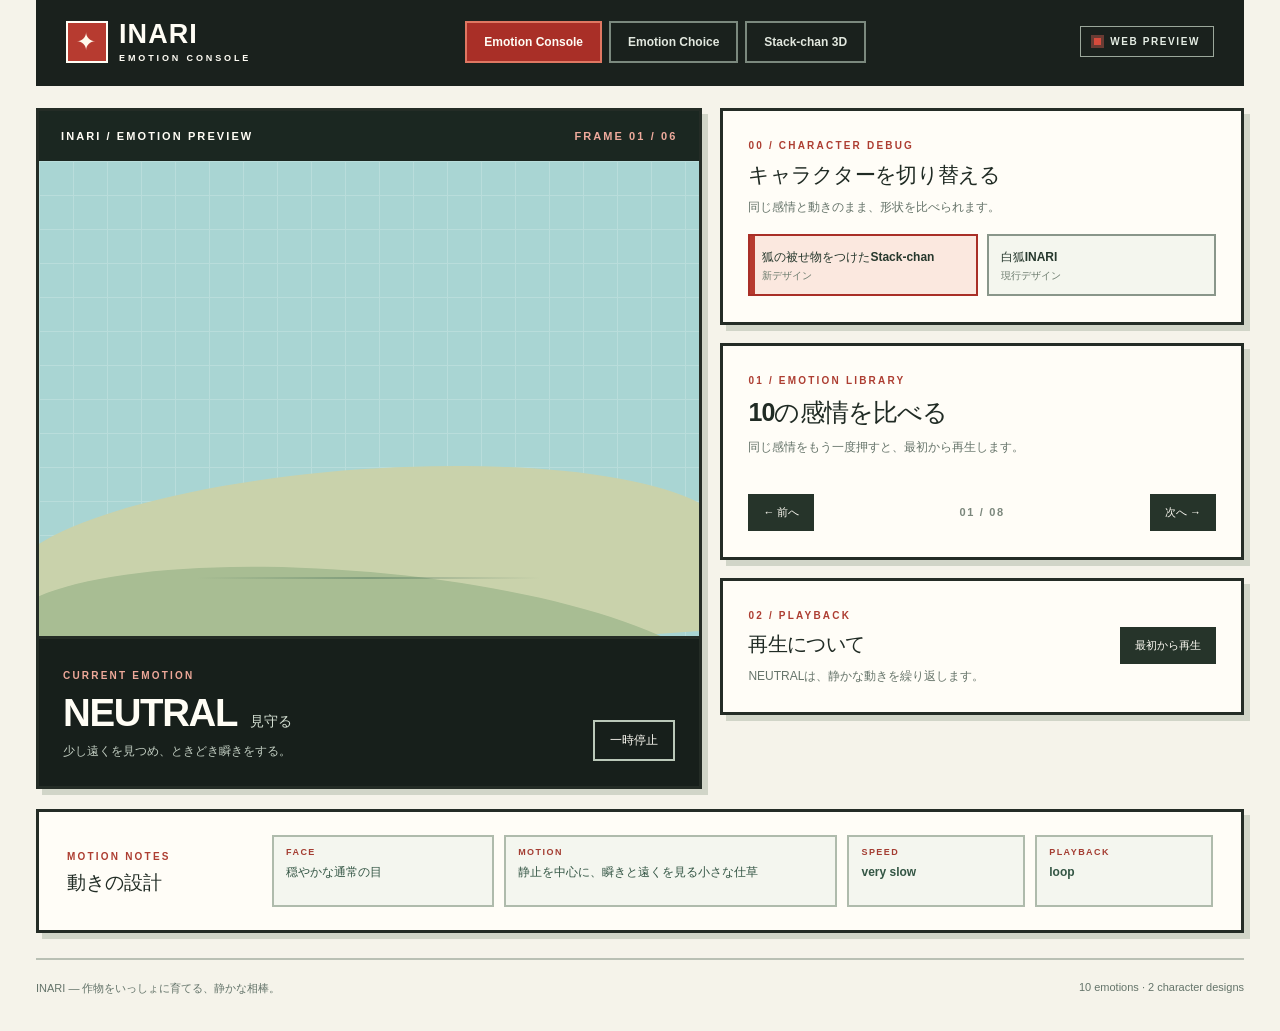
<file: index.html>
<!doctype html><html lang="ja"><meta charset="utf-8"><meta http-equiv="refresh" content="0; url=./emotion-console/"><title>INARI Emotion Console</title><a href="./emotion-console/">INARI Emotion Console</a></html>
</file>
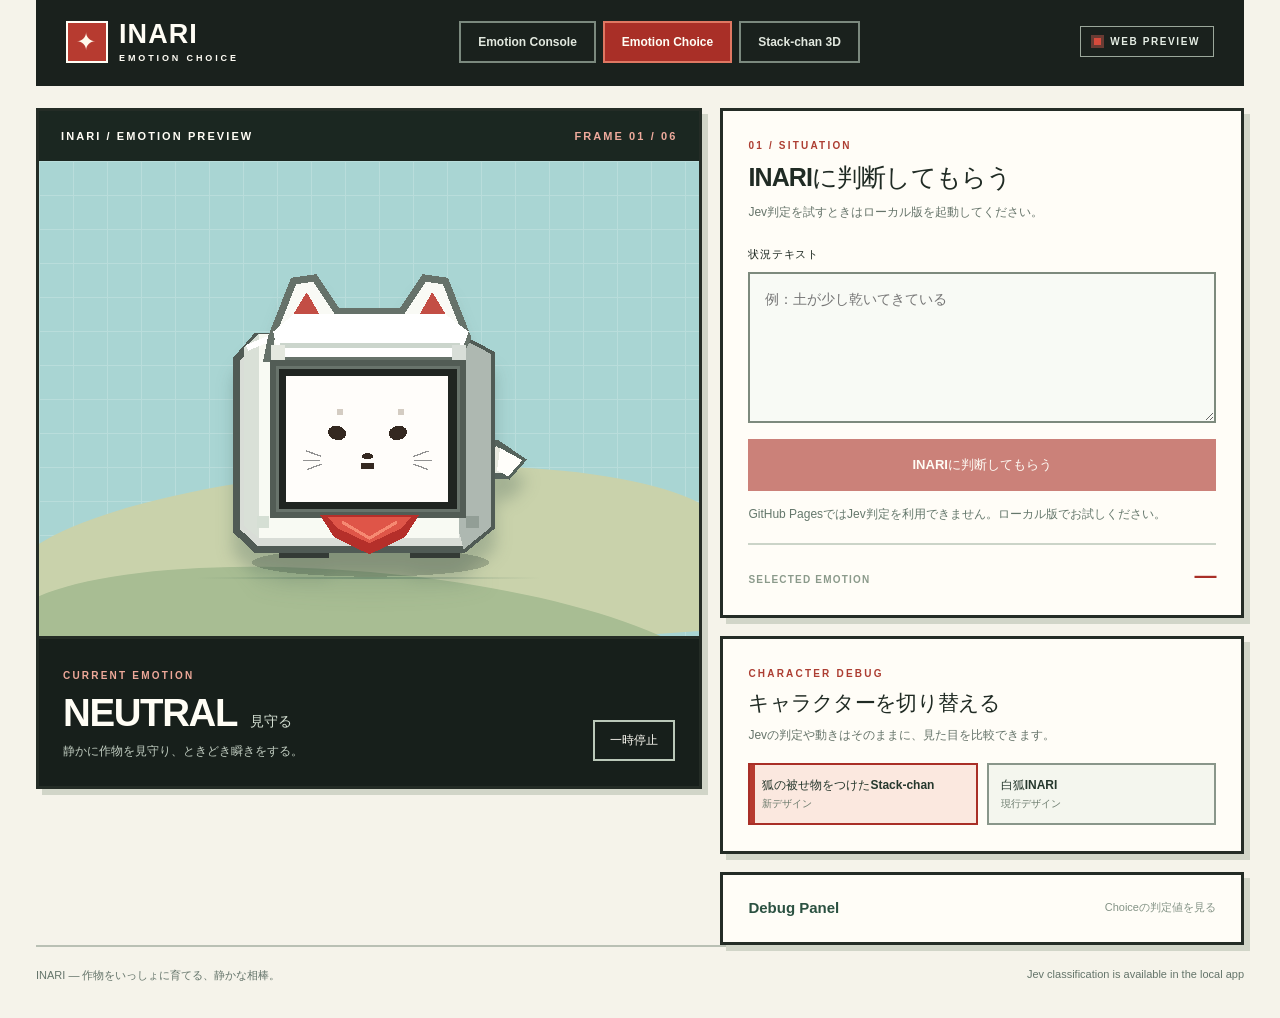
<file: emotion-choice/index.html>
<!doctype html>
<html lang="ja">
  <head>
    <meta charset="UTF-8" />
    <meta name="viewport" content="width=device-width, initial-scale=1" />
    <meta name="theme-color" content="#153c32" />
    <meta name="description" content="状況テキストからJevがINARIの感情を選ぶローカル検証画面。" />
    <title>INARI Emotion Choice</title>
    <link rel="stylesheet" href="../styles.css?v=11" />
    <script type="module" src="../src/choiceApp.js?v=18"></script>
  </head>
  <body>
    <div class="page-shell">
      <header class="site-header">
        <div class="brand-lockup" aria-label="INARI Emotion Choice">
          <span class="brand-mark" aria-hidden="true">✦</span>
          <span>INARI <small>EMOTION CHOICE</small></span>
        </div>
        <nav class="mode-nav" aria-label="表示モード">
          <a href="../emotion-console/">Emotion Console</a>
          <a href="../emotion-choice/" aria-current="page">Emotion Choice</a>
          <a href="../stackchan-preview/">Stack-chan 3D</a>
        </nav>
        <span class="local-badge"><span class="live-dot" aria-hidden="true"></span> WEB PREVIEW</span>
      </header>

      <main>
        <h1 class="sr-only">INARI Emotion Choice</h1>

        <div class="demo-grid">
          <section class="stage-card" aria-labelledby="stage-title">
            <div class="stage-topline">
              <span id="stage-title">INARI / EMOTION PREVIEW</span>
              <span class="stage-count" id="frameCount">FRAME 01 / 06</span>
            </div>
            <div class="stage-scene">
              <div class="horizon horizon-back" aria-hidden="true"></div>
              <div class="horizon horizon-front" aria-hidden="true"></div>
              <div class="sprite-anchor">
                <div id="sprite" class="sprite" role="img" aria-label="INARIが見守っています">
                  <div class="sprite-body" aria-hidden="true"></div>
                </div>
              </div>
              <span class="ground-line" aria-hidden="true"></span>
            </div>
            <div class="stage-info">
              <div>
                <p class="stage-label">CURRENT EMOTION</p>
                <h2><span id="emotionName">NEUTRAL</span><span id="emotionNameJa" class="emotion-ja">見守る</span></h2>
                <p id="emotionDescription" class="emotion-description">静かに作物を見守る。</p>
              </div>
              <button id="motionToggle" class="motion-toggle" type="button" aria-pressed="false">一時停止</button>
            </div>
          </section>

          <div class="control-column">
            <section class="control-card choice-card" aria-labelledby="choice-title">
              <div class="section-heading">
                <span class="section-index">01 / SITUATION</span>
                <h2 id="choice-title">INARIに判断してもらう</h2>
                <p>Jev判定を試すときはローカル版を起動してください。</p>
              </div>
              <form id="choiceForm" class="choice-form">
                <label for="situationInput">状況テキスト</label>
                <textarea id="situationInput" disabled name="situation" rows="5" maxlength="2000" placeholder="例：土が少し乾いてきている" required></textarea>
                <button id="choiceSubmit" disabled type="submit">INARIに判断してもらう</button>
              </form>
              <p id="choiceStatus" class="choice-status" role="status" aria-live="polite">GitHub PagesではJev判定を利用できません。ローカル版でお試しください。</p>
              <div class="choice-result" aria-live="polite">
                <span>SELECTED EMOTION</span>
                <strong id="selectedEmotion">—</strong>
              </div>
            </section>

            <section class="control-card character-card" aria-labelledby="character-title">
              <div class="section-heading">
                <span class="section-index">CHARACTER DEBUG</span>
                <h2 id="character-title">キャラクターを切り替える</h2>
                <p>Jevの判定や動きはそのままに、見た目を比較できます。</p>
              </div>
              <fieldset class="character-switch" aria-label="INARIのデザインを選択">
                <legend class="sr-only">INARIのデザイン</legend>
                <label><input type="radio" name="characterStyle" value="stackchan" checked /><span>狐の被せ物をつけたStack-chan <small>新デザイン</small></span></label>
                <label><input type="radio" name="characterStyle" value="original" /><span>白狐INARI <small>現行デザイン</small></span></label>
              </fieldset>
            </section>

            <details class="control-card debug-panel" id="debugPanel">
              <summary>Debug Panel <span>Choiceの判定値を見る</span></summary>
              <dl class="debug-metrics">
                <div><dt>Selected Emotion</dt><dd id="debugEmotion">—</dd></div>
                <div><dt>Confidence</dt><dd id="debugConfidence">—</dd></div>
              </dl>
              <table class="probability-table">
                <caption>各emotionのprobability</caption>
                <thead><tr><th scope="col">Emotion</th><th scope="col">Probability</th></tr></thead>
                <tbody id="probabilityRows"></tbody>
              </table>
            </details>
          </div>
        </div>
      </main>

      <footer class="site-footer">
        <span>INARI — 作物をいっしょに育てる、静かな相棒。</span>
        <span>Jev classification is available in the local app</span>
      </footer>
    </div>
  </body>
</html>
</file>
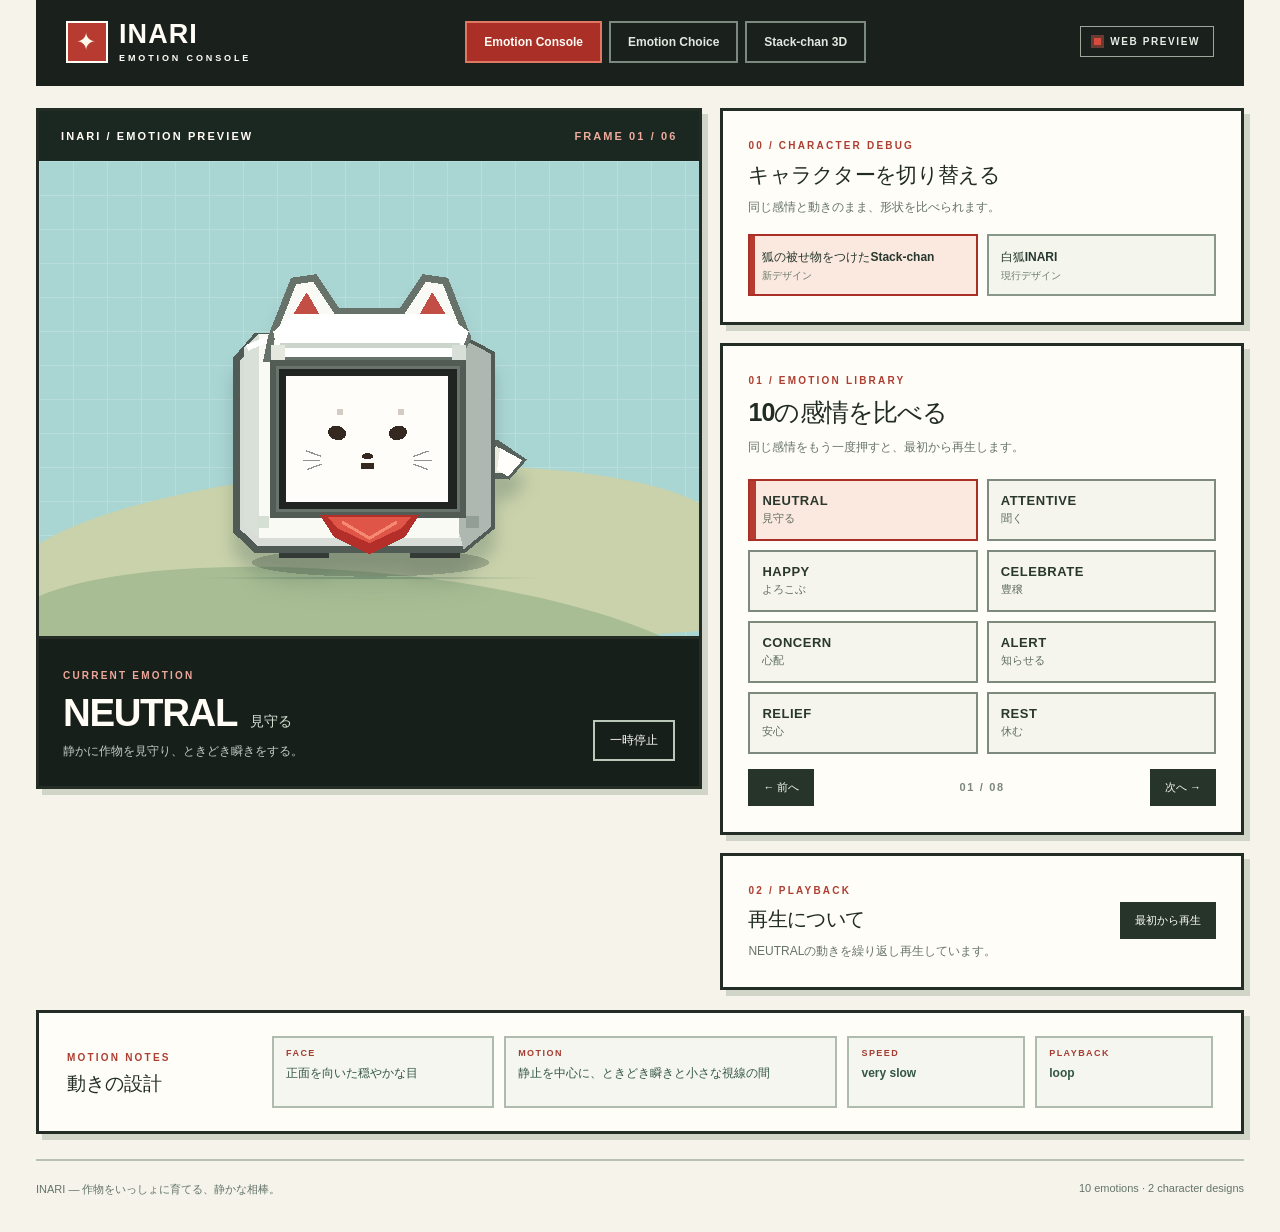
<file: emotion-console/index.html>
<!doctype html>
<html lang="ja">
  <head>
    <meta charset="UTF-8" />
    <meta name="viewport" content="width=device-width, initial-scale=1" />
    <meta name="theme-color" content="#153c32" />
    <meta name="description" content="INARIの感情と動きを、Stack-chan版と現行の白狐版で比較するデモ。" />
    <title>INARI Emotion Console</title>
    <link rel="stylesheet" href="../styles.css?v=11" />
    <script type="module" src="../src/app.js?v=18"></script>
  </head>
  <body>
    <div class="page-shell">
      <header class="site-header">
        <div class="brand-lockup" aria-label="INARI Emotion Console">
          <span class="brand-mark" aria-hidden="true">✦</span>
          <span>INARI <small>EMOTION CONSOLE</small></span>
        </div>
        <nav class="mode-nav" aria-label="表示モード">
          <a href="../emotion-console/" aria-current="page">Emotion Console</a>
          <a href="../emotion-choice/">Emotion Choice</a>
          <a href="../stackchan-preview/">Stack-chan 3D</a>
        </nav>
        <span class="local-badge"><span class="live-dot" aria-hidden="true"></span> WEB PREVIEW</span>
      </header>

      <main>
        <h1 class="sr-only">INARI Emotion Console</h1>

        <div class="demo-grid">
          <section class="stage-card" aria-labelledby="stage-title">
            <div class="stage-topline">
              <span id="stage-title">INARI / EMOTION PREVIEW</span>
              <span class="stage-count" id="frameCount">FRAME 01 / 06</span>
            </div>
            <div class="stage-scene">
              <div class="horizon horizon-back" aria-hidden="true"></div>
              <div class="horizon horizon-front" aria-hidden="true"></div>
              <div class="sprite-anchor">
                <div id="sprite" class="sprite" role="img" aria-label="INARIが見守っています">
                  <div class="sprite-body" aria-hidden="true"></div>

                </div>
              </div>
              <span class="ground-line" aria-hidden="true"></span>
            </div>
            <div class="stage-info">
              <div>
                <p class="stage-label">CURRENT EMOTION</p>
                <h2><span id="emotionName">NEUTRAL</span><span id="emotionNameJa" class="emotion-ja">見守る</span></h2>
                <p id="emotionDescription" class="emotion-description">少し遠くを見つめ、ときどき瞬きをする。</p>
              </div>
              <button id="motionToggle" class="motion-toggle" type="button" aria-pressed="false">一時停止</button>
            </div>
          </section>

          <div class="control-column">
            <section class="control-card character-card" aria-labelledby="character-title">
              <div class="section-heading">
                <span class="section-index">00 / CHARACTER DEBUG</span>
                <h2 id="character-title">キャラクターを切り替える</h2>
                <p>同じ感情と動きのまま、形状を比べられます。</p>
              </div>
              <fieldset class="character-switch" aria-label="INARIのデザインを選択">
                <legend class="sr-only">INARIのデザイン</legend>
                <label><input type="radio" name="characterStyle" value="stackchan" checked /><span>狐の被せ物をつけたStack-chan <small>新デザイン</small></span></label>
                <label><input type="radio" name="characterStyle" value="original" /><span>白狐INARI <small>現行デザイン</small></span></label>
              </fieldset>
            </section>

            <section class="control-card emotion-controls" aria-labelledby="direct-title">
              <div class="section-heading">
                <span class="section-index">01 / EMOTION LIBRARY</span>
                <h2 id="direct-title">10の感情を比べる</h2>
                <p>同じ感情をもう一度押すと、最初から再生します。</p>
              </div>
              <div id="directButtons" class="direct-buttons" role="group" aria-label="8種類の感情を選択"></div>
              <div class="sequence-controls">
                <button id="previousEmotion" type="button" class="sequence-button">← 前へ</button>
                <span id="sequencePosition" aria-live="polite">01 / 08</span>
                <button id="nextEmotion" type="button" class="sequence-button">次へ →</button>
              </div>
            </section>

            <section class="control-card playback-card" aria-labelledby="playback-title">
              <div class="section-heading">
                <span class="section-index">02 / PLAYBACK</span>
                <h2 id="playback-title">再生について</h2>
                <p id="playbackGuide">NEUTRALは、静かな動きを繰り返します。</p>
              </div>
              <button id="replayEmotion" type="button" class="replay-button">最初から再生</button>
            </section>
          </div>
        </div>

        <section class="decision-strip" aria-labelledby="decision-title">
          <div>
            <span class="section-index">MOTION NOTES</span>
            <h2 id="decision-title">動きの設計</h2>
          </div>
          <dl class="motion-specs" aria-live="polite">
            <div><dt>FACE</dt><dd id="specFace">穏やかな通常の目</dd></div>
            <div><dt>MOTION</dt><dd id="specMotion">静止を中心に、瞬きと遠くを見る小さな仕草</dd></div>
            <div><dt>SPEED</dt><dd id="specSpeed">very slow</dd></div>
            <div><dt>PLAYBACK</dt><dd id="specPlayback">loop</dd></div>
          </dl>
        </section>
      </main>

      <footer class="site-footer">
        <span>INARI — 作物をいっしょに育てる、静かな相棒。</span>
        <span>10 emotions · 2 character designs</span>
      </footer>
    </div>
  </body>
</html>
</file>
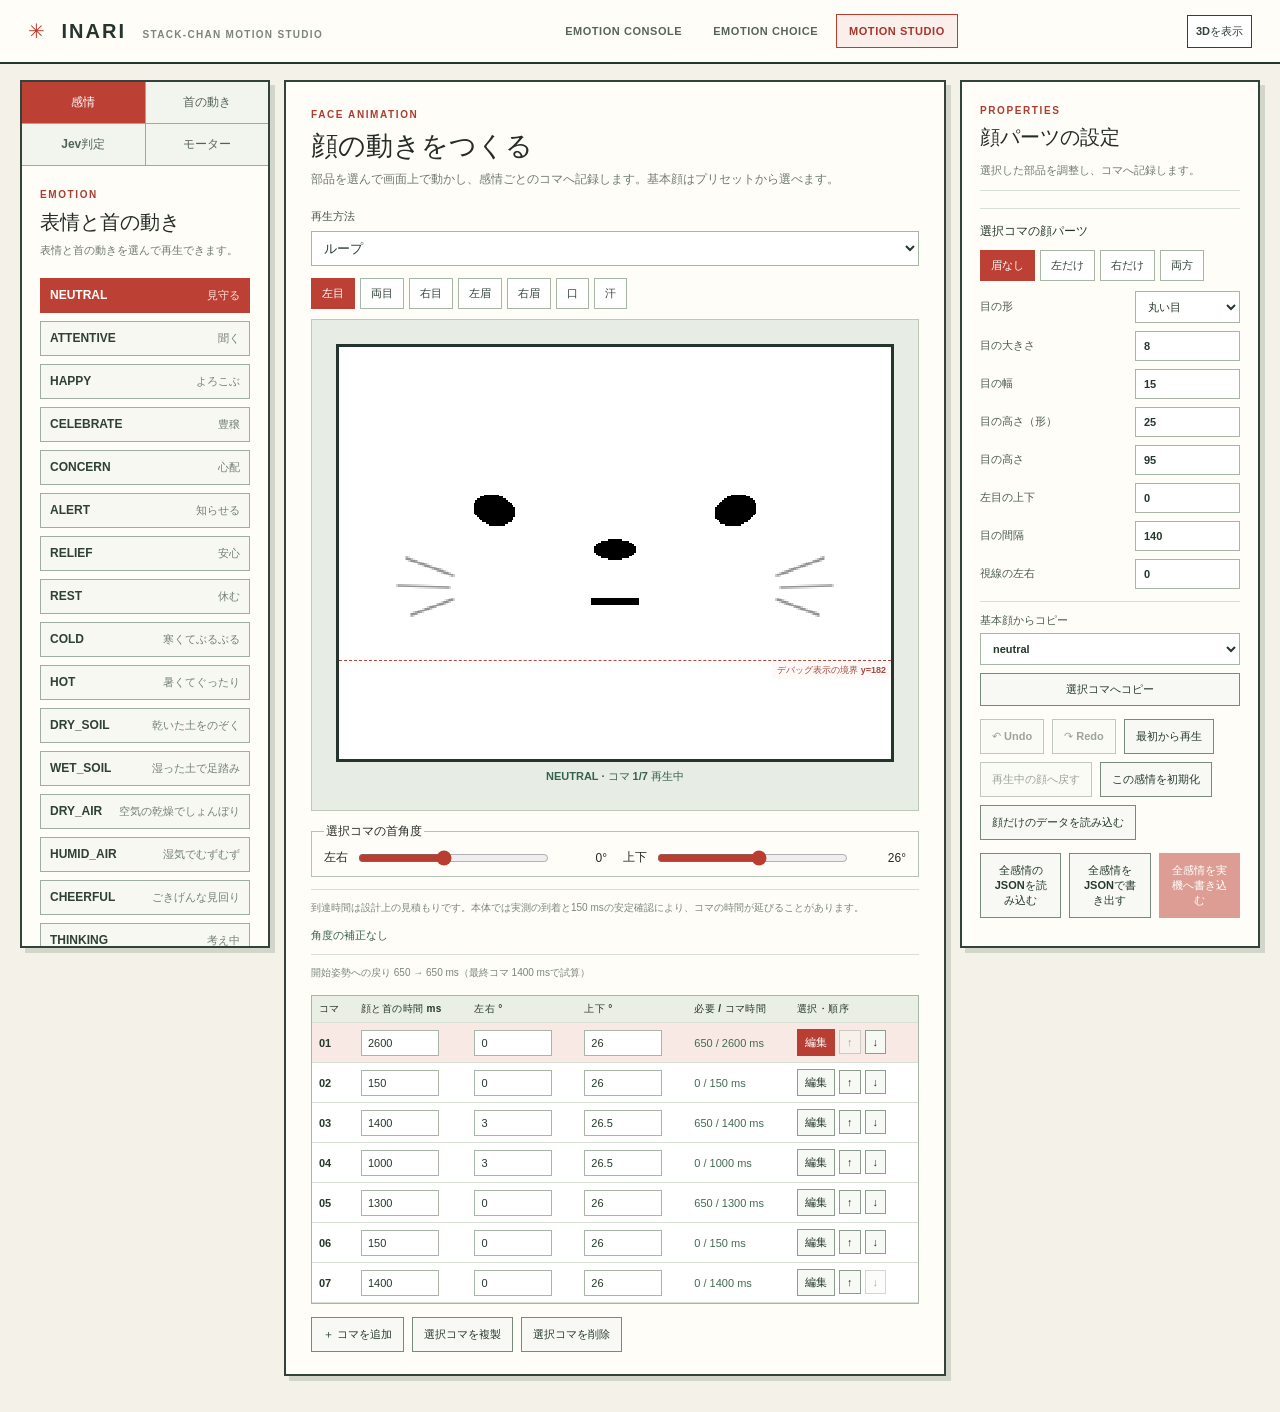
<file: stackchan-preview/index.html>
<!doctype html>
<html lang="ja">
<head>
  <meta charset="UTF-8" />
  <meta name="viewport" content="width=device-width, initial-scale=1" />
  <meta name="theme-color" content="#f4f1e9" />
  <meta name="description" content="INARI Stack-chanの表情・首の動き・音を編集し、実機で確認するスタジオ。" />
  <title>INARI / Stack-chan Motion Studio</title>
  <link rel="stylesheet" href="../stackchan-preview.css?v=1" />
  <link rel="stylesheet" href="../stackchan-editor.css?v=1" />
  <link rel="stylesheet" href="../stackchan-face-studio.css?v=1" />
  <link rel="stylesheet" href="../stackchan-face-animation.css?v=1" />
  <link rel="stylesheet" href="../stackchan-audio-studio.css?v=1" />
  <link rel="stylesheet" href="../stackchan-workspace.css?v=2" />
  <script type="importmap">{"imports":{"three":"../assets/stackchan3d/vendor/three.module.js","three/addons/loaders/GLTFLoader.js":"../assets/stackchan3d/vendor/loaders/GLTFLoader.js","three/addons/controls/OrbitControls.js":"../assets/stackchan3d/vendor/controls/OrbitControls.js"}}</script>
  <script type="module" src="../src/stackchanPreview.js?v=26"></script>
</head>
<body>
  <header class="topbar">
    <a class="brand" href="../emotion-console/"><span class="brand-icon">✳</span> INARI <small>STACK-CHAN MOTION STUDIO</small></a>
    <nav aria-label="画面">
      <a href="../emotion-console/">EMOTION CONSOLE</a>
      <a href="../emotion-choice/">EMOTION CHOICE</a>
      <a href="../stackchan-preview/" aria-current="page">MOTION STUDIO</a>
    </nav>
    <button id="previewToggle" type="button" aria-expanded="true">3Dを隠す</button>
  </header>

  <main class="layout workspace-layout">
    <section class="preview-panel" aria-label="Stack-chan 3Dプレビュー">
      <div class="panel-top"><span>3D / LIVE PREVIEW</span><span id="profileState" class="profile-state">K151デモ機の参考範囲</span><button id="previewClose" type="button" aria-label="3Dプレビューを隠す">×</button></div>
      <div class="scene" id="scene" aria-label="ドラッグで見る角度を変えられる3D Stack-chan">
        <canvas id="sceneCanvas" class="scene-canvas" role="img" aria-label="K151 Stack-chanの3Dモデル。白い外装、立体の狐耳と背面の尻尾"></canvas>
        <p id="sceneLoading" class="scene-loading" role="status">Stack-chanの3Dモデルを読み込み中…</p>
        <div class="scene-hint">ドラッグで回転 <span>·</span> ホイールで拡大縮小 <span>·</span> K151形状データを使用</div>
      </div>
      <div class="telemetry">
        <div><span>EMOTION</span><strong id="currentEmotion">NEUTRAL</strong></div>
        <div><span>YAW / 左右</span><strong id="yawReadout">0.0°</strong></div>
        <div><span>PITCH / 上下</span><strong id="pitchReadout">30.0°</strong></div>
        <div><span>STEP</span><strong id="stepReadout">01 / 06</strong></div>
      </div>
      <div class="transport"><button id="replayButton" type="button">↺ 最初から</button><button id="pauseButton" type="button">Ⅱ 一時停止</button><button id="speakToggle" type="button" aria-pressed="false">口パク</button><span id="motionStatus" role="status">再生中</span></div>
    </section>
    <aside class="tool-dock" aria-label="機能タブ">
      <nav class="workspace-tabs" aria-label="編集する項目">
        <button type="button" data-tool-tab="emotion" aria-selected="true">感情</button>
        <button type="button" data-tool-tab="motion" aria-selected="false">首の動き</button>
        <button type="button" data-tool-tab="jev" aria-selected="false">Jev判定</button>
        <button type="button" data-tool-tab="profile" aria-selected="false">モーター</button>
      </nav>
      <section class="block tool-panel" data-tool-panel="emotion">
        <div class="block-heading"><span>EMOTION</span><h1>表情と首の動き</h1><p>表情と首の動きを選んで再生できます。</p></div>
        <div id="emotionButtons" class="emotion-buttons" role="group" aria-label="感情を選択"></div>
        <div class="face-actions">
          <button id="deerPreview" disabled title="ローカル版の会話サーバーが必要です" type="button">鹿を発見・Webで再生</button>
          <button id="deerDevice" disabled title="ローカル版で利用できます" type="button">鹿を発見・実機で再生</button>
        </div>
        <p id="deerStatus" class="face-status" role="status">知らせる → 心配の顔で読み上げ</p>
        <p id="deerDeviceStatus" class="face-status" role="status"></p>
      </section><section class="block editor-block tool-panel" data-tool-panel="motion" hidden>
        <div class="block-heading"><span>MOTION EDITOR</span><h2>首の動き</h2><p>中央の共通タイムラインで顔と首の角度を同時に編集します。到達時間も各コマに表示します。</p></div>
        <div class="editor-actions"><button id="exportDraft" type="button">首のJSONを書き出す</button><button id="exportCurrentEmote" type="button">このエモートを書き出す</button></div>
        <p class="editor-note">選択中の感情だけをJSONに書き出します。実機に適用する前に、実測のサーボ範囲と動きを確認してください。</p>
      </section><section class="block tool-panel" data-tool-panel="jev" hidden>
        <div class="block-heading"><span>JEV CHOICE</span><h2>状況から選ぶ</h2><p>判定だけ既存のサーバー側Jevを使用します。選んだ感情で同じプレビューを再生します。</p></div>
        <form id="jevForm"><label for="situation">状況テキスト</label><textarea id="situation" disabled rows="3" maxlength="2000" placeholder="例：土が少し乾いてきている" required></textarea><button id="jevSubmit" disabled type="submit">Jevでemotionを選ぶ →</button></form>
        <p id="jevStatus" class="jev-status" role="status">GitHub PagesではJev判定を利用できません。ローカル版でお試しください。</p>
        <details id="jevDebug"><summary>Jev判定の詳細</summary><div class="debug-result"><span>SELECTED</span><b id="selectedEmotion">—</b><span>CONFIDENCE</span><b id="confidence">—</b></div><div id="probabilities" class="probabilities"></div></details>
      </section><section class="block calibration tool-panel" data-tool-panel="profile" hidden>
        <div class="block-heading"><h2>可動範囲と開始姿勢</h2><p>USB接続時は実機が報告する目標範囲を使います。未接続時はK151デモ機の参考範囲で試せます。</p></div>
        <form id="profileForm">
          <div class="axis-fields"><fieldset><legend>プレビューの開始姿勢</legend>
            <label>左右 ° <input name="yaw" type="number" step="0.1" value="0" required></label>
            <label>上下 ° <input name="pitch" type="number" step="0.1" value="30" required></label>
          </fieldset></div>
          <button type="submit">開始姿勢を適用</button>
        </form>
        <p id="rangeReadout" class="range-readout"></p><p id="originReadout" class="range-readout"></p>
        <p id="motorEvidence" class="range-readout" role="status">実機未接続。到達時間は設計上の見積もりです。</p><p id="profileError" class="profile-error" role="alert"></p>
        <p class="profile-note">JSONの左右0°・上下30°は移動なしです。実機プレビューを再生するたびにその時の姿勢を読み、その回の原点にします。人物追従中は本体が人物目標を使い、実機の可動範囲に収めます。</p>
      </section>
    </aside>
    <section class="face-canvas-panel" aria-label="顔キャンバス">
        <div class="block-heading"><span>FACE ANIMATION</span><h2>顔の動きをつくる</h2><p>部品を選んで画面上で動かし、感情ごとのコマへ記録します。基本顔はプリセットから選べます。</p></div>
        <label class="face-preset-label" for="faceAnimationPlayback">再生方法<select id="faceAnimationPlayback"><option value="loop">ループ</option><option value="once">1回再生して最後の顔を保持</option></select></label>
        <div id="facePartTools" class="face-part-tools" role="group" aria-label="編集する顔の部品"><button type="button" data-part="leftEye">左目</button><button type="button" data-part="bothEyes">両目</button><button type="button" data-part="rightEye">右目</button><button type="button" data-part="leftBrow">左眉</button><button type="button" data-part="rightBrow">右眉</button><button type="button" data-part="mouth">口</button><button type="button" data-part="sweat">汗</button></div>
        <div class="face-animation-stage">
          <div class="face-screen-wrap"><canvas id="faceAnimationPreview" width="320" height="240" role="img" aria-label="再生中または編集中の顔アニメーション"></canvas><canvas id="faceSelectionOverlay" width="320" height="240" aria-label="顔の部品をドラッグして移動"></canvas><div class="face-safe-guide" aria-hidden="true"><span>デバッグ表示の境界 y=182</span></div></div>
          <p id="faceAnimationStatus" class="face-status" role="status"></p>
        </div>
        <fieldset class="motion-sliders"><legend>選択コマの首角度</legend>
          <label>左右 <input id="stepyawSlider" type="range" step="0.1"><output id="stepyawValue" for="stepyawSlider"></output></label>
          <label>上下 <input id="steppitchSlider" type="range" step="0.1"><output id="steppitchValue" for="steppitchSlider"></output></label>
        </fieldset>
        <p class="face-note">到達時間は設計上の見積もりです。本体では実測の到着と150 msの安定確認により、コマの時間が延びることがあります。</p>
        <p id="adjustmentReadout" class="face-status" role="status"></p>
        <p id="returnReadout" class="face-note"></p>
        <div class="face-animation-timeline"><table><thead><tr><th>コマ</th><th>顔と首の時間 ms</th><th>左右 °</th><th>上下 °</th><th>必要 / コマ時間</th><th>選択・順序</th></tr></thead><tbody id="faceAnimationRows"></tbody></table></div>
        <div class="face-actions"><button id="faceAnimationAdd" type="button">＋ コマを追加</button><button id="faceAnimationDuplicate" type="button">選択コマを複製</button><button id="faceAnimationDelete" type="button">選択コマを削除</button></div>
</section>
    <aside class="face-inspector" aria-label="顔パーツ設定">
      <div class="inspector-title"><span>PROPERTIES</span><h2>顔パーツの設定</h2><p>選択した部品を調整し、コマへ記録します。</p></div>
              <div class="face-animation-edit-heading">選択コマの顔パーツ</div>
        <div id="faceBrowToggle" class="face-part-tools" role="group" aria-label="眉毛の表示範囲"><button type="button" data-brow="none">眉なし</button><button type="button" data-brow="left">左だけ</button><button type="button" data-brow="right">右だけ</button><button type="button" data-brow="both">両方</button></div>
        <div id="faceAnimationControls" class="face-controls"></div>
        <div class="face-copy"><label for="faceAnimationBase">基本顔からコピー<select id="faceAnimationBase"></select></label><button id="faceAnimationCopyBase" type="button">選択コマへコピー</button></div>
        <div class="face-actions"><button id="faceUndo" type="button">↶ Undo</button><button id="faceRedo" type="button">↷ Redo</button><button id="faceAnimationReplay" type="button">最初から再生</button><button id="faceAnimationFollow" type="button">再生中の顔へ戻す</button><button id="faceAnimationReset" type="button">この感情を初期化</button><button id="faceAnimationImport" type="button">顔だけのデータを読み込む</button><input id="faceAnimationFile" type="file" accept="application/json,.json" hidden></div>
        <div class="face-actions face-export-actions"><button id="importDesignBundle" type="button">全感情のJSONを読み込む</button><input id="importDesignFile" type="file" accept="application/json,.json" hidden><button id="exportDesignBundle" type="button">全感情をJSONで書き出す</button><button id="uploadAll" disabled title="ローカル版で利用できます" type="button">全感情を実機へ書き込む</button></div><p id="faceStatus" class="face-status" role="status"></p><div id="audioStudio"></div>
        <p id="faceAnimationFeedback" class="face-status" role="status"></p>
        <p class="face-note">「編集」でコマを固定して調整できます。基本顔の変更を使うときは「選択コマへコピー」を押してください。最初から再生すると3Dの首と顔を一緒に確認できます。編集内容はこのブラウザに保存され、実機用セットへ含まれます。</p>
        <div class="live-serial"><h3>USBリアルタイム確認</h3><p>接続したStack-chanを識別してから、編集中の顔と首角度を送ります。5秒通信が止まると実機は通常動作へ戻ります。</p><div class="face-actions"><button id="serialConnect" type="button">USB接続</button><button id="serialStart" type="button" disabled>実機でプレビュー</button><button id="serialStop" type="button" disabled>終了</button><button id="serialDisconnect" type="button" disabled>USB切断</button></div><p id="serialStatus" role="status">未接続</p></div>

    </aside>
  </main>
</body>
</html>
</file>
<file: styles.css>
:root {
  color-scheme: light;
  font-family: -apple-system, BlinkMacSystemFont, "Hiragino Kaku Gothic ProN", "Yu Gothic", "Noto Sans JP", sans-serif;
  color: #173b32;
  background: #f4f1e9;
  font-synthesis: none;
}
* { box-sizing: border-box; }
html { scroll-behavior: smooth; }
body { margin: 0; min-width: 320px; }
button { font: inherit; }
button:focus-visible { outline: 3px solid #d35a45; outline-offset: 3px; }
.page-shell { max-width: 1480px; padding: 0 48px; margin: 0 auto; }
.site-header { min-height: 88px; display: flex; align-items: center; justify-content: space-between; border-bottom: 1px solid #dcd8cb; gap: 16px; }
.mode-nav { display: flex; align-items: center; gap: 4px; padding: 4px; border: 1px solid #ded9cc; border-radius: 12px; background: #ebece3; }
.mode-nav a { padding: 9px 12px; border-radius: 9px; color: #607369; text-decoration: none; font-size: 11px; font-weight: 800; white-space: nowrap; }
.mode-nav a[aria-current="page"] { color: #fffdf5; background: #245542; }
.mode-nav a:focus-visible { outline: 3px solid #d35a45; outline-offset: 2px; }
.brand-lockup { display: flex; align-items: center; gap: 11px; font-size: 24px; font-weight: 800; letter-spacing: .04em; line-height: 1; white-space: nowrap; }
.brand-lockup small { display: block; font-size: 9px; font-weight: 800; letter-spacing: .32em; margin-top: 6px; }
.brand-mark { width: 38px; height: 38px; border-radius: 12px; background: #b83e35; color: #fff9ec; display: grid; place-items: center; font-size: 24px; }
.local-badge { display: flex; align-items: center; gap: 9px; border: 1px solid #d7d1c2; padding: 9px 13px; border-radius: 100px; font-size: 10px; font-weight: 800; letter-spacing: .16em; color: #5c6a57; white-space: nowrap; }
.live-dot { display: inline-block; width: 7px; height: 7px; background: #89a96a; border-radius: 50%; box-shadow: 0 0 0 3px #e5ebdc; }
.intro { padding: 42px 0 34px; }
.eyebrow, .section-index, .stage-label { margin: 0; font-size: 10px; line-height: 1.5; font-weight: 800; letter-spacing: .22em; color: #a34739; }
.intro h1 { margin: 15px 0 16px; max-width: 900px; font-size: clamp(37px, 5vw, 66px); line-height: 1.19; letter-spacing: -.055em; font-weight: 750; }
.intro h1 em { color: #8a9c67; font-style: normal; }
.intro-copy { margin: 0; max-width: 650px; color: #62746b; line-height: 1.9; font-size: 14px; }
.demo-grid { display: grid; grid-template-columns: minmax(440px, 1.14fr) minmax(370px, .86fr); gap: 20px; align-items: stretch; }
.stage-card { background: #143b31; color: #fffdf5; border-radius: 22px; overflow: hidden; min-height: 660px; display: flex; flex-direction: column; box-shadow: 0 18px 40px #18372a18; }
.stage-topline { z-index: 2; display: flex; justify-content: space-between; align-items: center; gap: 10px; padding: 25px 30px 0; font-size: 10px; letter-spacing: .19em; font-weight: 800; color: #b5c7ae; }
.stage-count { color: #93aa9b; white-space: nowrap; }
.stage-scene { position: relative; min-height: 430px; flex: 1; display: grid; place-items: center; overflow: hidden; background: radial-gradient(circle at 50% 38%, #39644b 0, #214b3a 38%, #143b31 78%); }
.stage-scene::before { content: ""; position: absolute; inset: 0; opacity: .45; background-image: radial-gradient(#c2d1ac 1px, transparent 1px); background-size: 30px 30px; mask-image: linear-gradient(to bottom, transparent 5%, black 42%, transparent 85%); }
.horizon { position: absolute; left: -5%; width: 110%; height: 145px; bottom: 8%; border-radius: 50% 50% 0 0; opacity: .48; }
.horizon-back { background: #4f7756; transform: rotate(-6deg) translateY(35px); }
.horizon-front { background: #244d38; transform: rotate(6deg) translateY(88px); }
.ground-line { position: absolute; bottom: 13%; left: 24%; right: 24%; height: 1px; background: linear-gradient(90deg, transparent, #9fc39665, transparent); }
.sprite-anchor { position: relative; z-index: 1; width: min(63vw, 360px); aspect-ratio: 1; margin-top: 20px; filter: drop-shadow(0 24px 18px #061b1740); }
.sprite { position: relative; width: 100%; height: 100%; image-rendering: pixelated; transform-origin: 50% 88%; transition: transform 260ms ease; }
.sprite-body { position: absolute; inset: 0; background-repeat: no-repeat; background-position: center; image-rendering: pixelated; }
.stage-info { position: relative; z-index: 2; min-height: 155px; padding: 22px 30px 29px; display: flex; justify-content: space-between; align-items: end; gap: 20px; background: #10382f; border-top: 1px solid #ffffff12; }
.stage-label { color: #9ebdab; }
.stage-info h2 { margin: 7px 0 5px; font-size: clamp(27px, 3vw, 37px); line-height: 1.2; letter-spacing: -.035em; }
.emotion-ja { color: #b8c9a5; font-size: 14px; font-weight: 500; margin-left: 13px; letter-spacing: 0; }
.emotion-description { margin: 0; color: #acc2b5; font-size: 12px; line-height: 1.7; }
.motion-toggle { flex: 0 0 auto; background: #ffffff14; border: 1px solid #ffffff30; color: #e8f0e6; border-radius: 10px; padding: 10px 15px; cursor: pointer; font-size: 12px; }
.motion-toggle:hover { background: #ffffff24; }
.control-column { display: flex; flex-direction: column; gap: 20px; }
.control-card { border: 1px solid #ded9cc; border-radius: 20px; background: #fffdf8; padding: 28px 29px 30px; }
.choice-form { display: grid; gap: 10px; margin-top: 25px; }
.choice-form label { font-size: 11px; font-weight: 800; letter-spacing: .07em; }
.choice-form textarea { resize: vertical; min-height: 132px; padding: 14px 15px; border: 1px solid #cbd5c7; border-radius: 12px; background: #f8faf5; color: #173b32; font: inherit; font-size: 14px; line-height: 1.7; }
.choice-form textarea:focus-visible { outline: 3px solid #d35a45; outline-offset: 2px; }
.choice-form button { margin-top: 6px; border: 0; border-radius: 11px; padding: 15px 18px; background: #286849; color: #fffdf5; cursor: pointer; font-size: 13px; font-weight: 800; }
.choice-form button:hover { background: #1d543a; }
.choice-form button:disabled { opacity: .6; cursor: wait; }
.choice-status { min-height: 25px; margin: 14px 0 0; color: #64776b; font-size: 12px; line-height: 1.6; }
.choice-status[data-state="error"] { color: #ab453b; }
.choice-status[data-state="success"] { color: #286849; }
.choice-result { display: flex; align-items: baseline; justify-content: space-between; gap: 12px; margin-top: 13px; padding: 18px 0 0; border-top: 1px solid #e4e5d9; }
.choice-result span { color: #8b9a8b; font-size: 10px; font-weight: 800; letter-spacing: .12em; }
.choice-result strong { color: #245542; font-size: 22px; letter-spacing: -.02em; }
.debug-panel { flex: 1; padding-top: 22px; }
.debug-panel summary { display: flex; align-items: center; justify-content: space-between; gap: 10px; cursor: pointer; color: #2b5141; font-size: 15px; font-weight: 800; }
.debug-panel summary span { color: #849386; font-size: 11px; font-weight: 500; }
.debug-panel[open] summary { margin-bottom: 19px; }
.debug-metrics { display: grid; grid-template-columns: 1fr 1fr; gap: 10px; margin: 0 0 18px; }
.debug-metrics div { padding: 12px; border-radius: 10px; background: #f1f5ed; }
.debug-metrics dt { color: #819486; font-size: 10px; }
.debug-metrics dd { margin: 5px 0 0; color: #254b3a; font-size: 15px; font-weight: 800; }
.probability-table { width: 100%; border-collapse: collapse; text-align: left; font-size: 11px; }
.probability-table caption { margin-bottom: 8px; text-align: left; color: #6c7d70; font-size: 11px; }
.probability-table th, .probability-table td { padding: 6px 5px; border-bottom: 1px solid #e8ebe1; }
.probability-table thead th { color: #849386; font-size: 9px; letter-spacing: .1em; }
.probability-table tbody th { color: #385e4b; }
.probability-table td { color: #3c5649; font-variant-numeric: tabular-nums; }
.emotion-controls { flex: 1; }
.section-heading h2 { margin: 8px 0 8px; font-size: 25px; letter-spacing: -.035em; }
.section-heading p { margin: 0; color: #7b877c; font-size: 12px; line-height: 1.7; }
.direct-buttons { display: grid; grid-template-columns: repeat(2, minmax(0, 1fr)); gap: 8px; margin-top: 19px; }
.direct-button { min-width: 0; min-height: 58px; text-align: left; border: 1px solid #ded9cb; background: #f6f3eb; border-radius: 12px; padding: 10px 12px; cursor: pointer; color: #29493f; transition: background .18s, border .18s, transform .18s; }
.direct-button:hover, .sequence-button:hover, .replay-button:hover { transform: translateY(-2px); border-color: #b8c7aa; background: #edf2e9; }
.direct-button[aria-pressed="true"] { border-color: #2f6b50; background: #e4efe4; box-shadow: inset 0 0 0 1px #2f6b50; }
.direct-button strong { display: block; font-size: 12px; letter-spacing: .04em; }
.direct-button span { display: block; margin-top: 3px; color: #79877b; font-size: 11px; }
.sequence-controls { display: flex; align-items: center; justify-content: space-between; gap: 10px; margin-top: 15px; }
.sequence-controls span { color: #7b877c; font-size: 11px; font-weight: 800; letter-spacing: .15em; white-space: nowrap; }
.sequence-button, .replay-button { border: 1px solid #d7dece; border-radius: 10px; background: #f3f7ed; color: #345645; padding: 9px 13px; cursor: pointer; font-size: 11px; font-weight: 700; transition: background .18s, border .18s, transform .18s; }
.playback-card { display: flex; justify-content: space-between; align-items: center; gap: 18px; }
.playback-card .section-heading h2 { font-size: 20px; }
.replay-button { flex: 0 0 auto; }
.decision-strip { display: grid; grid-template-columns: 165px 1fr; gap: 4px 30px; border: 1px solid #dcd8cb; border-radius: 18px; padding: 23px 28px; background: #eaece3; margin: 20px 0 25px; align-items: center; }
.decision-strip h2 { font-size: 19px; margin: 6px 0 0; }
.motion-specs { display: grid; grid-template-columns: 1fr 1.5fr .8fr .8fr; gap: 10px; margin: 0; }
.motion-specs div { min-height: 72px; border: 1px solid #ced7c9; border-radius: 10px; padding: 10px 12px; background: #f7f9f2; }
.motion-specs dt { color: #829b82; font-size: 9px; font-weight: 800; letter-spacing: .16em; }
.motion-specs dd { margin: 7px 0 0; color: #345645; font-size: 12px; font-weight: 700; line-height: 1.45; }
.prototype-note { grid-column: 2; margin: 3px 0 0; color: #748278; font-size: 11px; line-height: 1.6; }
.site-footer { display: flex; justify-content: space-between; gap: 20px; border-top: 1px solid #dcd8cb; padding: 21px 0 35px; font-size: 11px; color: #89948a; }
@media (max-width: 950px) {
  .page-shell { padding: 0 24px; }
  .demo-grid { grid-template-columns: 1fr; }
  .stage-card { min-height: 590px; }
  .stage-scene { min-height: 390px; }
  .sprite-anchor { width: min(58vw, 340px); }
  .control-column { display: grid; grid-template-columns: minmax(0, 1.3fr) minmax(260px, .7fr); }
  .control-card { padding: 24px; }
  .playback-card { display: block; }
  .replay-button { margin-top: 19px; }
  .motion-specs { grid-template-columns: repeat(2, minmax(0, 1fr)); }
}
@media (max-width: 640px) {
  .page-shell { padding: 0 16px; }
  .site-header { min-height: 74px; flex-wrap: wrap; padding: 13px 0; }
  .mode-nav { order: 3; width: 100%; }
  .mode-nav a { flex: 1; text-align: center; }
  .brand-lockup { font-size: 20px; }
  .brand-mark { width: 34px; height: 34px; }
  .local-badge { font-size: 8px; letter-spacing: .07em; padding: 7px 9px; }
  .intro { padding: 32px 0 25px; }
  .intro h1 { font-size: clamp(34px, 9vw, 48px); }
  .intro-copy { font-size: 13px; }
  .stage-card { min-height: 540px; }
  .stage-topline { padding: 20px 19px 0; font-size: 8px; }
  .stage-scene { min-height: 340px; }
  .sprite-anchor { width: min(70vw, 290px); }
  .stage-info { padding: 18px 20px 22px; min-height: 145px; }
  .stage-info h2 { font-size: 29px; }
  .emotion-ja { display: block; margin: 1px 0 0; }
  .control-column { display: flex; }
  .control-card { padding: 22px 20px; }
  .direct-buttons { grid-template-columns: repeat(2, minmax(0, 1fr)); }
  .decision-strip { display: block; padding: 22px 18px; }
  .motion-specs { margin-top: 18px; grid-template-columns: repeat(2, minmax(0, 1fr)); }
  .motion-specs div { min-height: 84px; }
  .prototype-note { margin-top: 12px; }
  .site-footer { display: block; line-height: 1.7; }
  .site-footer span { display: block; }
}
@media (prefers-reduced-motion: reduce) {
  html { scroll-behavior: auto; }
  *, *::before, *::after { transition-duration: 0.01ms !important; animation-duration: 0.01ms !important; }
}

/* Bright, framed layout inspired by the field cards. Animation rules remain untouched. */
:root { color: #202b24; background: #f5f3ea; }
button:focus-visible, a:focus-visible, textarea:focus-visible, summary:focus-visible { outline: 3px solid #b73b30; outline-offset: 3px; }
.sr-only { position: absolute; width: 1px; height: 1px; padding: 0; margin: -1px; overflow: hidden; clip: rect(0, 0, 0, 0); white-space: nowrap; border: 0; }
.page-shell { max-width: 1600px; padding: 0 36px; }
.site-header { min-height: 86px; padding: 13px 27px; border: 3px solid #1a211d; border-top: 0; color: #fffdf5; background: #1a211d; }
.brand-lockup { font-size: 27px; font-weight: 900; }
.brand-mark { width: 42px; height: 42px; border: 2px solid #fffdf5; border-radius: 0; background: #b73b30; }
.mode-nav { gap: 7px; padding: 0; border: 0; border-radius: 0; background: transparent; }
.mode-nav a { padding: 12px 17px; border: 2px solid #7b897e; border-radius: 0; color: #e2e8df; font-size: 12px; }
.mode-nav a:hover { color: white; border-color: white; }
.mode-nav a[aria-current="page"] { border-color: #df7762; color: #fffdf5; background: #a92f27; }
.local-badge { border-color: #9ba79b; border-radius: 0; color: #e5ede4; }
.live-dot { border-radius: 0; background: #d64b3c; box-shadow: 0 0 0 3px #693b33; }
main { padding-top: 22px; }
.demo-grid { grid-template-columns: minmax(0, 1.12fr) minmax(360px, .88fr); gap: 18px; }
.stage-card, .control-card, .decision-strip { border: 3px solid #242c26; border-radius: 0; box-shadow: 6px 6px 0 #d1d5c8; }
.stage-card { min-height: 0; background: #1b2721; }
.stage-topline { min-height: 50px; padding: 12px 22px; background: #1b2721; color: #fffdf5; font-size: 11px; }
.stage-count { color: #eeaa9c; }
.stage-scene { min-height: 475px; background: #a9d5d3; }
.stage-scene::before { opacity: .19; background-image: linear-gradient(#fff 1px, transparent 1px), linear-gradient(90deg, #fff 1px, transparent 1px); background-size: 34px 34px; mask-image: none; }
.horizon { bottom: -45px; height: 185px; opacity: 1; }
.horizon-back { background: #c9d2ab; transform: rotate(-4deg) translateY(-27px); }
.horizon-front { background: #a8bd93; transform: rotate(5deg) translateY(76px); }
.ground-line { bottom: 12%; height: 2px; background: linear-gradient(90deg, transparent, #426b5766, transparent); }
.sprite-anchor { width: min(37vw, 405px); margin-top: 4px; filter: drop-shadow(0 21px 8px #35514d40); }
.stage-info { min-height: 150px; padding: 20px 24px 25px; border-top: 3px solid #242c26; background: #171f1b; }
.stage-label { color: #eda899; }
.stage-info h2 { font-size: clamp(30px, 3vw, 42px); }
.emotion-ja { color: #d4dfd2; font-weight: 600; }
.emotion-description { color: #c0ccc0; }
.motion-toggle { min-width: 82px; border: 2px solid #bac8b9; border-radius: 0; background: transparent; color: #fffdf5; font-weight: 800; }
.motion-toggle:hover { background: #344238; }
.control-column { gap: 18px; }
.control-card { padding: 24px 25px 26px; background: #fffdf7; }
.section-index { color: #ad3e32; }
.section-heading h2 { font-size: 25px; }
.section-heading p { color: #66746a; }
.direct-buttons { gap: 9px; margin-top: 21px; }
.direct-button { min-height: 62px; border: 2px solid #7d8a7d; border-radius: 0; background: #f5f5ed; color: #29372d; }
.direct-button:hover { border-color: #a92f27; background: #fff2eb; }
.direct-button[aria-pressed="true"] { border-color: #a92f27; background: #fbe8df; box-shadow: inset 6px 0 0 #b73b30; }
.direct-button strong { font-size: 13px; }
.direct-button span { color: #5f6d60; }
.sequence-button, .replay-button { border: 2px solid #26342a; border-radius: 0; background: #26342a; color: #fffdf5; font-weight: 800; }
.sequence-button:hover, .replay-button:hover { border-color: #a92f27; background: #a92f27; }
.choice-form textarea { border: 2px solid #7d8a7d; border-radius: 0; background: #f8faf5; }
.choice-form button { border: 2px solid #a92f27; border-radius: 0; background: #a92f27; }
.choice-form button:hover { background: #852820; }
.choice-form button:disabled { cursor: not-allowed; }
.choice-result { border-top: 2px solid #cbd4c8; }
.choice-result strong { color: #a92f27; }
.debug-metrics div { border: 2px solid #d2dccf; border-radius: 0; background: #f3f6ef; }
.decision-strip { grid-template-columns: 175px 1fr; margin-top: 20px; background: #fffdf7; }
.motion-specs div { border: 2px solid #afbbac; border-radius: 0; background: #f4f6ef; }
.motion-specs dt { color: #a43d32; }
.site-footer { border-top: 2px solid #b9c0b4; color: #64746a; }
@media (max-width: 1050px) {
  .page-shell { padding: 0 24px; }
  .demo-grid { grid-template-columns: 1fr; }
  .stage-scene { min-height: 430px; }
  .sprite-anchor { width: min(50vw, 380px); }
}
@media (max-width: 640px) {
  .page-shell { padding: 0 12px; }
  .site-header { gap: 12px; padding: 13px 15px; }
  .brand-lockup { font-size: 21px; }
  .brand-mark { width: 35px; height: 35px; }
  .local-badge { margin-left: auto; font-size: 8px; }
  .mode-nav { display: grid; grid-template-columns: 1fr 1fr; }
  .mode-nav a { padding: 10px 5px; text-align: center; font-size: 10px; }
  main { padding-top: 13px; }
  .demo-grid, .control-column { gap: 14px; }
  .stage-topline { min-height: 44px; padding: 10px 14px; font-size: 9px; }
  .stage-scene { min-height: 340px; }
  .sprite-anchor { width: min(78vw, 310px); }
  .stage-info { min-height: 135px; padding: 17px 16px 19px; }
  .stage-info h2 { font-size: 28px; }
  .motion-toggle { min-width: 67px; padding: 9px 7px; font-size: 10px; }
  .control-card { padding: 20px 17px; }
  .section-heading h2 { font-size: 22px; }
  .direct-buttons { gap: 7px; }
  .direct-button { min-height: 57px; padding: 8px 10px; }
  .decision-strip { padding: 19px 17px; }
}

/* Keep the preview stage compact when the control column grows taller. */
.demo-grid { align-items: start; }

/* Character comparison keeps the same motion player and stage dimensions. */
.character-card .section-heading h2 { font-size: 21px; }
.character-switch { display: grid; grid-template-columns: repeat(2, minmax(0, 1fr)); gap: 9px; margin: 17px 0 0; padding: 0; border: 0; }
.character-switch label { position: relative; display: block; min-width: 0; cursor: pointer; }
.character-switch input { position: absolute; width: 1px; height: 1px; opacity: 0; }
.character-switch span { display: flex; flex-direction: column; justify-content: center; min-height: 62px; padding: 10px 12px; border: 2px solid #89968a; background: #f4f6ee; color: #26382d; font-size: 12px; line-height: 1.35; font-weight: 800; }
.character-switch small { margin-top: 4px; color: #6a7a6c; font-size: 10px; font-weight: 700; }
.character-switch input:checked + span { border-color: #a92f27; background: #fbe8df; box-shadow: inset 5px 0 0 #b73b30; }
.character-switch input:focus-visible + span { outline: 3px solid #b73b30; outline-offset: 3px; }
.character-switch label:hover span { border-color: #a92f27; }
@media (max-width: 640px) {
  .character-switch { grid-template-columns: 1fr; }
  .character-switch span { min-height: 50px; }
}
</file>
<file: stackchan-preview.css>
:root{font-family:ui-sans-serif,-apple-system,BlinkMacSystemFont,"Hiragino Kaku Gothic ProN","Noto Sans JP",sans-serif;color:#252b27;background:#f4f1e9;font-synthesis:none}*{box-sizing:border-box}body{margin:0}button,input,textarea{font:inherit}button{cursor:pointer}.topbar{display:flex;align-items:center;justify-content:space-between;gap:20px;padding:14px 28px;background:#fffdf7;border-bottom:2px solid #26342e}.brand{color:#26342e;font-weight:900;font-size:20px;text-decoration:none;letter-spacing:.1em;white-space:nowrap}.brand-icon{color:#b93d31;margin-right:7px}.brand small{font-size:10px;letter-spacing:.13em;margin-left:9px;color:#7b857c}.topbar nav{display:flex;flex-wrap:wrap;gap:5px}.topbar nav a{color:#56645b;text-decoration:none;font-size:11px;font-weight:800;letter-spacing:.05em;padding:10px 12px;border:1px solid transparent}.topbar nav a[aria-current]{border-color:#b93d31;color:#a6352a;background:#fbefeb}.topbar nav a:hover{background:#edece4}.layout{display:grid;grid-template-columns:minmax(0,1.55fr) minmax(330px,1fr);gap:18px;max-width:1680px;margin:0 auto;padding:18px}.preview-panel,.block{border:2px solid #34433a;background:#fffdf8;box-shadow:5px 5px 0 #d1d5ca}.preview-panel{align-self:start;position:sticky;top:18px;overflow:hidden}.panel-top{display:flex;justify-content:space-between;align-items:center;padding:13px 18px;border-bottom:2px solid #34433a;font-size:11px;font-weight:900;letter-spacing:.15em}.profile-state{padding:5px 9px;background:#f6e5df;color:#ad4437;letter-spacing:0}.profile-state.measured{background:#e0f1e8;color:#276d4c}.scene{height:min(67vh,670px);min-height:490px;position:relative;overflow:hidden;background:linear-gradient(#d9e9e4 0%,#e5eeeb 58%,#c4d6bb 59%,#bdd2af 100%);touch-action:none;cursor:grab}.scene.dragging{cursor:grabbing}.scene-canvas{display:block;width:100%;height:100%;outline:none;touch-action:none}.scene-loading{position:absolute;left:50%;top:50%;transform:translate(-50%,-50%);margin:0;padding:12px 18px;border:1px solid #94aa9a;background:#fffdf8;color:#314637;font-size:12px;font-weight:800;white-space:nowrap}.scene-loading[hidden]{display:none}.scene-hint{position:absolute;bottom:14px;left:14px;background:#fffdf5e8;border:1px solid #b6c4b4;padding:8px 11px;font-size:11px;font-weight:700;color:#4e5e54}.scene-hint span{color:#b93d31}.telemetry{display:grid;grid-template-columns:repeat(4,1fr);border-top:2px solid #34433a;border-bottom:1px solid #aab7aa}.telemetry div{padding:16px 20px;min-width:0;border-right:1px solid #aab7aa}.telemetry div:last-child{border:0}.telemetry span{display:block;font-size:10px;font-weight:900;color:#77877b;letter-spacing:.09em;margin-bottom:8px}.telemetry strong{font-size:21px;white-space:nowrap}.transport{display:flex;align-items:center;gap:8px;padding:13px 16px}.transport button,.calibration button{border:1px solid #485b4d;background:#fff;color:#263a2e;padding:9px 13px;font-size:12px;font-weight:800}.transport button:hover,.calibration button:hover{background:#ebf0e9}.transport span{margin-left:auto;font-size:11px;color:#69776c}.side-panel{display:flex;flex-direction:column;gap:18px}.block{padding:21px}.block-heading span{font-size:10px;letter-spacing:.16em;color:#ac3d32;font-weight:900}.block-heading h1,.block-heading h2{font-size:25px;margin:7px 0 6px;line-height:1.3}.block-heading p{margin:0 0 19px;font-size:12px;color:#6f7a70;line-height:1.65}.emotion-buttons{display:grid;grid-template-columns:repeat(2,minmax(0,1fr));gap:8px}.emotion-buttons button{text-align:left;border:1px solid #9eafa1;background:#f7f8f2;color:#2f4035;padding:11px 13px;display:flex;justify-content:space-between;gap:5px;align-items:baseline;font-size:12px;font-weight:900}.emotion-buttons button small{font-size:11px;font-weight:500;color:#738174}.emotion-buttons button:hover{background:#edf1e8}.emotion-buttons button[aria-pressed=true]{background:#bd4035;border-color:#bd4035;color:#fff}.emotion-buttons button[aria-pressed=true] small{color:#ffe4dc}#jevForm{display:grid;gap:8px}#jevForm label,.calibration label{font-size:11px;font-weight:800;color:#4d5e50}textarea,.calibration input[type=number]{border:1px solid #9eafa1;background:#fff;padding:10px;color:#28382d;outline-offset:2px}textarea{resize:vertical}#jevSubmit{border:0;background:#344f3c;color:#fff;padding:12px;font-size:12px;font-weight:900}#jevSubmit:hover{background:#243c2b}#jevSubmit:disabled{opacity:.5}.jev-status{font-size:11px;color:#718071;min-height:1.3em}.jev-status[data-state=error],.profile-error{color:#ae3930}.jev-status[data-state=success]{color:#2e744c}details{border-top:1px solid #d7e0d6;padding-top:12px;margin-top:12px;font-size:12px}summary{cursor:pointer;font-weight:800}.debug-result{display:grid;grid-template-columns:1fr 1fr;gap:7px;margin:14px 0}.debug-result span{color:#66776a}.probabilities{display:grid;grid-template-columns:repeat(2,1fr);gap:4px}.probabilities div{display:flex;justify-content:space-between;border-bottom:1px solid #e4e9e0;padding:4px 0}.axis-fields{display:grid;grid-template-columns:1fr 1fr;gap:10px}.axis-fields fieldset{border:1px solid #b5c2b4;padding:8px;min-width:0}.axis-fields legend{font-size:11px;font-weight:900}.axis-fields label{display:flex;justify-content:space-between;align-items:center;gap:5px;margin:5px 0}.axis-fields input{width:70px}.checkbox{display:block;margin:12px 0}.range-readout{font-size:12px;font-weight:800;color:#344d3a;line-height:1.7}.profile-error{font-size:11px}.profile-note{border-top:1px solid #d7e0d6;padding-top:12px;margin:12px 0 0;font-size:10px;line-height:1.7;color:#788478}@media(max-width:1050px){.layout{grid-template-columns:1fr}.preview-panel{position:static}.scene{height:540px}}@media(max-width:600px){.topbar{padding:12px;display:block}.brand{font-size:16px}.brand small{font-size:8px}.topbar nav{margin-top:10px}.topbar nav a{font-size:9px;padding:7px}.layout{padding:10px;gap:12px}.scene{min-height:390px;height:430px}.telemetry{grid-template-columns:repeat(2,1fr)}.telemetry div:nth-child(2){border-right:0}.telemetry div:nth-child(-n+2){border-bottom:1px solid #aab7aa}.block{padding:16px}.axis-fields{grid-template-columns:1fr 1fr}}
</file>
<file: stackchan-editor.css>
.editor-table-wrap{overflow:auto}.editor-table{width:100%;border-collapse:collapse;font-size:11px}.editor-table th{text-align:left;color:#738073;border-bottom:1px solid #c9d5c8;padding:6px 3px;white-space:nowrap}.editor-table td{padding:5px 3px;border-bottom:1px solid #e7ece4}.editor-table input,.editor-table select{width:100%;min-width:55px;padding:5px;border:1px solid #b7c3b6;background:#fff;color:#24352b;font-size:11px}.editor-table select{min-width:88px}.editor-table td:first-child{font-weight:900;color:#ad3e32}.editor-table button{border:0;background:transparent;color:#a64135;font-weight:900;padding:4px}.editor-actions{display:flex;flex-wrap:wrap;gap:6px;margin-top:12px}.editor-actions button{border:1px solid #657a69;background:#fff;padding:8px 10px;color:#304639;font-size:11px;font-weight:800}.editor-actions button:last-child{background:#344f3c;color:#fff}.editor-note{font-size:10px;color:#778478;line-height:1.6;margin-bottom:0}
@media (min-width:760px) and (max-width:1050px){.layout{grid-template-columns:minmax(0,1fr) minmax(320px,.75fr)}.preview-panel{position:sticky;top:12px}.scene{height:min(67vh,600px);min-height:420px}.robot{transform:translate3d(-145px,125px,0) scale(.85)}.telemetry{grid-template-columns:repeat(2,1fr)}.telemetry div:nth-child(2){border-right:0}.telemetry div:nth-child(-n+2){border-bottom:1px solid #aab7aa}}
</file>
<file: stackchan-face-studio.css>
.face-studio .block-heading p{margin-bottom:15px}
.face-preset-label{display:grid;gap:7px;font-size:11px;font-weight:900;color:#465849;margin-bottom:12px}
.face-preset-label select,.face-control input,.face-control select{border:1px solid #a8b6a8;background:#fff;color:#26382c;padding:8px;min-width:0;font:inherit}
.face-preset-label select{font-size:13px;font-weight:800}
.face-screen-wrap{position:relative;max-width:560px;aspect-ratio:4/3;margin:0 auto 15px;border:3px solid #26342e;background:#fff;overflow:hidden}
.face-screen-wrap canvas{display:block;width:100%;height:100%;image-rendering:pixelated}
.face-safe-guide{position:absolute;left:0;right:0;top:75.8333%;border-top:1px dashed #ba4438;pointer-events:none}
.face-safe-guide span{position:absolute;right:0;top:1px;padding:2px 5px;background:#fff9f7;color:#a44840;font-size:9px;font-weight:800}
.face-controls{display:grid;grid-template-columns:repeat(2,minmax(0,1fr));gap:8px 12px}
.face-control{display:grid;grid-template-columns:minmax(0,1fr) minmax(80px,100px);align-items:center;gap:7px;font-size:11px;color:#4b5c4f;font-weight:800}
.face-control input,.face-control select{width:100%;font-size:11px}
.face-control-check input{width:18px;height:18px;justify-self:end;accent-color:#b43e34}
.face-copy{display:flex;align-items:end;gap:8px;margin-top:12px;padding-top:11px;border-top:1px solid #d7e0d6}
.face-copy label{display:grid;flex:1;gap:5px;font-size:11px;font-weight:800;color:#4b5c4f}
.face-copy select{width:100%;border:1px solid #a8b6a8;background:#fff;padding:8px;color:#26382c;font:inherit}
.face-copy button{border:1px solid #788a7b;background:#f8f9f4;padding:8px 11px;font-size:11px;font-weight:900;color:#263a2f;white-space:nowrap}
.face-actions{display:flex;flex-wrap:wrap;gap:8px;margin-top:13px}
.face-actions button{border:1px solid #788a7b;background:#f8f9f4;color:#263a2f;padding:9px 11px;font-size:11px;font-weight:900}
.face-actions button:hover{background:#eaf0e8}
.face-actions button:disabled{opacity:.45;cursor:default}
.face-export-actions button:last-child{background:#b83d32;border-color:#b83d32;color:#fff}
.face-export-actions button:last-child:hover{background:#983126}
.face-status{min-height:1.5em;margin:12px 0 0;color:#38624b;font-size:11px;font-weight:800}
.face-note{border-top:1px solid #d7e0d6;padding-top:10px;margin:10px 0 0;color:#7a867b;font-size:10px;line-height:1.6}
.face-transfer-guide{margin-top:12px;padding-top:9px;border-top:1px solid #d7e0d6;font-size:11px;color:#4b5c4f}
.face-transfer-guide summary{cursor:pointer;font-weight:900}
.face-transfer-guide ol{margin:9px 0 0;padding-left:19px;line-height:1.7}
.face-transfer-guide code{font-size:10px;background:#edf1e8;padding:1px 3px;overflow-wrap:anywhere}
@media(max-width:600px){.face-controls{grid-template-columns:1fr}.face-screen-wrap{max-width:100%}}
</file>
<file: stackchan-face-animation.css>
.face-animation-studio .block-heading p{margin-bottom:15px}
.face-part-tools{display:flex;flex-wrap:wrap;gap:5px;margin:10px 0}
.face-part-tools button{border:1px solid #a8b6a8;background:#fff;color:#34433a;padding:7px 10px;font-size:11px;font-weight:800}
.face-part-tools button[aria-pressed=true]{background:#bd4035;border-color:#bd4035;color:#fff}
.face-animation-stage .face-screen-wrap{position:relative}
#faceSelectionOverlay{position:absolute;inset:0;width:100%;height:100%;cursor:move;touch-action:none;image-rendering:pixelated}
.face-animation-stage{padding:10px 10px 2px;background:#eef2e9;border:1px solid #bdc9b9}
.face-animation-stage .face-screen-wrap{max-width:400px;margin-bottom:0}
.face-animation-stage .face-status{margin:7px 0 8px;text-align:center}
.face-animation-timeline{margin-top:14px;max-height:270px;overflow:auto;border:1px solid #a8b6a8;background:#fff}
.face-animation-timeline table{width:100%;border-collapse:collapse;font-size:11px;color:#26382c}
.face-animation-timeline th,.face-animation-timeline td{padding:6px 7px;border-bottom:1px solid #d8e0d6;text-align:left}
.face-animation-timeline th{position:sticky;top:0;background:#e9efe5;font-size:10px;letter-spacing:.04em;z-index:1}
.face-animation-timeline tr.selected{background:#f9e9e5}
.face-animation-timeline td:first-child{font-weight:900;width:42px}
.face-animation-timeline input{width:100px;max-width:100%;padding:6px;border:1px solid #a8b6a8;background:#fff;color:#26382c;font:inherit}
.face-animation-timeline td:last-child{white-space:nowrap}
.face-animation-timeline button{border:1px solid #8c9c8d;background:#f7f9f5;color:#26382c;padding:5px 7px;margin-right:4px;font-size:11px;font-weight:900}
.face-animation-timeline tr.selected button:first-child{background:#b83d32;border-color:#b83d32;color:#fff}
.face-animation-timeline button:disabled{opacity:.4}
.face-animation-edit-heading{margin:17px 0 10px;padding-top:14px;border-top:1px solid #d7e0d6;font-size:12px;font-weight:900;color:#26382c}
@media(max-width:600px){.face-animation-timeline input{width:76px}.face-animation-timeline th,.face-animation-timeline td{padding:5px 4px}}
.layout{display:block;max-width:1400px}
.side-panel{max-width:850px;margin:0 auto}
.preview-panel{position:fixed;top:78px;right:18px;width:380px;height:auto;min-width:280px;min-height:280px;max-width:85vw;max-height:85vh;resize:both;overflow:auto;z-index:20;box-shadow:8px 8px 0 #aeb8aa}
.preview-panel[hidden]{display:none}
.preview-panel .scene{height:260px;min-height:180px}
.preview-panel .scene-hint{font-size:9px;padding:4px 6px}
.preview-panel .telemetry div{padding:8px 6px}
.preview-panel .telemetry strong{font-size:12px}
.preview-panel .telemetry span{font-size:8px}
.preview-panel .transport{padding:7px;gap:5px}
.preview-panel .transport button{font-size:10px;padding:6px}
.preview-panel .transport span{font-size:9px}
.live-serial{margin-top:15px;padding:14px;border:1px solid #a8b6a8;background:#f3f7f2}
.live-serial h3{margin:0 0 6px;font-size:14px}.live-serial p{font-size:11px;line-height:1.6;color:#56645b}
.live-serial #serialStatus{font-weight:800;color:#344f3c}
.panel-top button{border:0;background:transparent;font-size:18px;font-weight:800;line-height:1}
#previewToggle{border:1px solid #34433a;background:#fff;color:#34433a;padding:8px;font-size:11px;font-weight:800}
@media(max-width:600px){.preview-panel{right:8px;top:72px;width:300px;max-width:calc(100vw - 16px)}.preview-panel .scene{height:200px;min-height:170px}}
</file>
<file: stackchan-audio-studio.css>
#audioStudio {
  display: grid;
  gap: 1rem;
}

.audio-studio-header h2 { margin: 0; }
.audio-studio-header p { margin: .45rem 0 0; color: #53605b; line-height: 1.55; }
.audio-studio-controls { display: grid; gap: .9rem; }
.audio-studio-controls label:not(.audio-file-drop) { display: grid; gap: .35rem; font-weight: 700; }
.audio-studio-controls select,
.audio-studio-controls input[type="number"] {
  min-height: 42px;
  border: 1px solid #abb4ad;
  border-radius: 0;
  background: #fff;
  color: #1b3029;
  padding: .45rem .7rem;
  font: inherit;
}
.audio-file-drop {
  display: grid;
  place-items: center;
  min-height: 80px;
  border: 2px dashed #9daaa0;
  background: #f6f8f3;
  color: #264237;
  text-align: center;
  padding: .8rem;
  cursor: pointer;
}
.audio-file-drop.dragging,
.audio-file-drop:hover { border-color: #a64135; background: #fff6f2; }
.audio-file-drop input { width: 100%; margin-top: .55rem; font: inherit; }
.audio-asset-info,
.audio-feedback { margin: 0; line-height: 1.5; color: #4b6057; overflow-wrap: anywhere; }
.audio-feedback:empty { display: none; }
.audio-actions { display: flex; gap: .5rem; flex-wrap: wrap; }
.audio-actions button {
  border: 1px solid #929d94;
  background: #fff;
  color: #1b3029;
  padding: .55rem .9rem;
  font: inherit;
  font-weight: 700;
  cursor: pointer;
}
.audio-actions button:hover { border-color: #a64135; }
.audio-actions button:disabled { cursor: default; opacity: .45; }
</file>
<file: stackchan-workspace.css>
.workspace-layout{display:grid;grid-template-columns:minmax(250px,18vw) minmax(560px,1fr) minmax(300px,22vw);align-items:start;gap:14px;max-width:none;width:100%;padding:16px 20px 36px}
.tool-dock,.face-canvas-panel,.face-inspector{min-width:0}
.tool-dock,.face-inspector{position:sticky;top:16px;max-height:calc(100vh - 32px);overflow:auto;background:#fffdf8;border:2px solid #34433a;box-shadow:5px 5px 0 #d1d5ca}
.tool-dock .block{border:0;box-shadow:none;padding:18px}
.tool-dock .block-heading h1,.tool-dock .block-heading h2{font-size:20px}
.tool-dock .block-heading p{font-size:11px}
.tool-panel[hidden]{display:none}
.workspace-tabs{display:grid;grid-template-columns:repeat(2,minmax(0,1fr));gap:1px;background:#9daa9d;border-bottom:1px solid #9daa9d}
.workspace-tabs button{border:0;background:#f2f5ee;padding:12px 6px;color:#536256;font-size:12px;font-weight:900}
.workspace-tabs button[aria-selected=true]{background:#bd4035;color:#fff}
.tool-dock .emotion-buttons{grid-template-columns:1fr}
.tool-dock .emotion-buttons button{padding:9px}
.tool-dock .axis-fields{grid-template-columns:1fr}
.tool-dock .editor-table{font-size:10px}
.tool-dock .editor-table input,.tool-dock .editor-table select{min-width:55px}
.face-canvas-panel{background:#fffdf8;border:2px solid #34433a;box-shadow:5px 5px 0 #d1d5ca;padding:22px 25px}
.face-canvas-panel .block-heading span{font-size:10px}
.face-canvas-panel .block-heading h2{font-size:27px}
.face-canvas-panel .face-animation-stage{min-height:340px;display:grid;place-items:center;padding:24px;background:#e7ece4}
.face-canvas-panel .face-animation-stage .face-screen-wrap{max-width:none;width:min(100%,720px);margin:0 auto}
.face-canvas-panel .face-animation-stage .face-status{margin:7px 0 0}
.face-canvas-panel .face-animation-timeline{max-height:340px}
.face-canvas-panel .face-animation-timeline input{width:78px;max-width:100%;min-width:0}
.face-canvas-panel .face-animation-timeline td{white-space:nowrap}
.face-canvas-panel .timeline-warning{color:#b23424;font-weight:900;background:#fff0e8}
.face-canvas-panel .timeline-ok{color:#416b54}

.face-inspector{padding:18px}
.inspector-title{border-bottom:1px solid #d7e0d6;margin-bottom:15px}
.inspector-title span{font-size:10px;letter-spacing:.16em;color:#ac3d32;font-weight:900}
.inspector-title h2{font-size:20px;margin:6px 0}
.inspector-title p{font-size:11px;color:#6f7a70;line-height:1.5}
.face-inspector .face-controls{grid-template-columns:1fr}
.face-inspector .face-control{grid-template-columns:minmax(0,1fr) 105px}
.face-inspector .face-copy{display:grid}
.face-inspector .face-export-actions button{flex:1}
.face-inspector #uploadAll{background:#bd4035;color:#fff;border-color:#bd4035}
.face-inspector #uploadAll:disabled{opacity:.5}
.preview-panel .panel-top{cursor:move;touch-action:none;user-select:none}
@media(max-width:1250px){.workspace-layout{grid-template-columns:240px minmax(400px,1fr) 290px;padding:12px;gap:10px}.face-canvas-panel{padding:15px}}
@media(max-width:1020px){.workspace-layout{grid-template-columns:210px minmax(0,1fr)}.face-inspector{grid-column:2;position:static;max-height:none}.tool-dock{grid-row:1 / span 2}}
@media(max-width:700px){.workspace-layout{display:flex;flex-direction:column}.tool-dock,.face-inspector{position:static;max-height:none;width:100%}.face-canvas-panel{width:100%;padding:12px}.face-canvas-panel .face-animation-stage{min-height:230px;padding:10px}.tool-dock .emotion-buttons{grid-template-columns:repeat(2,minmax(0,1fr))}}

.motion-sliders{display:flex;flex-wrap:wrap;gap:.5rem 1rem;margin:.75rem 0;padding:.5rem .75rem;border:1px solid #b5c2b4}
.motion-sliders legend,.motion-sliders label{font-size:.75rem}
.motion-sliders label{display:flex;align-items:center;gap:.5rem;flex:1;min-width:11rem}
.motion-sliders input{min-width:5rem;flex:1;accent-color:#b93d31}
.motion-sliders output{min-width:3rem;text-align:right;font-variant-numeric:tabular-nums}
.face-animation-timeline td small{display:block;color:#53685a;white-space:nowrap}
</file>
